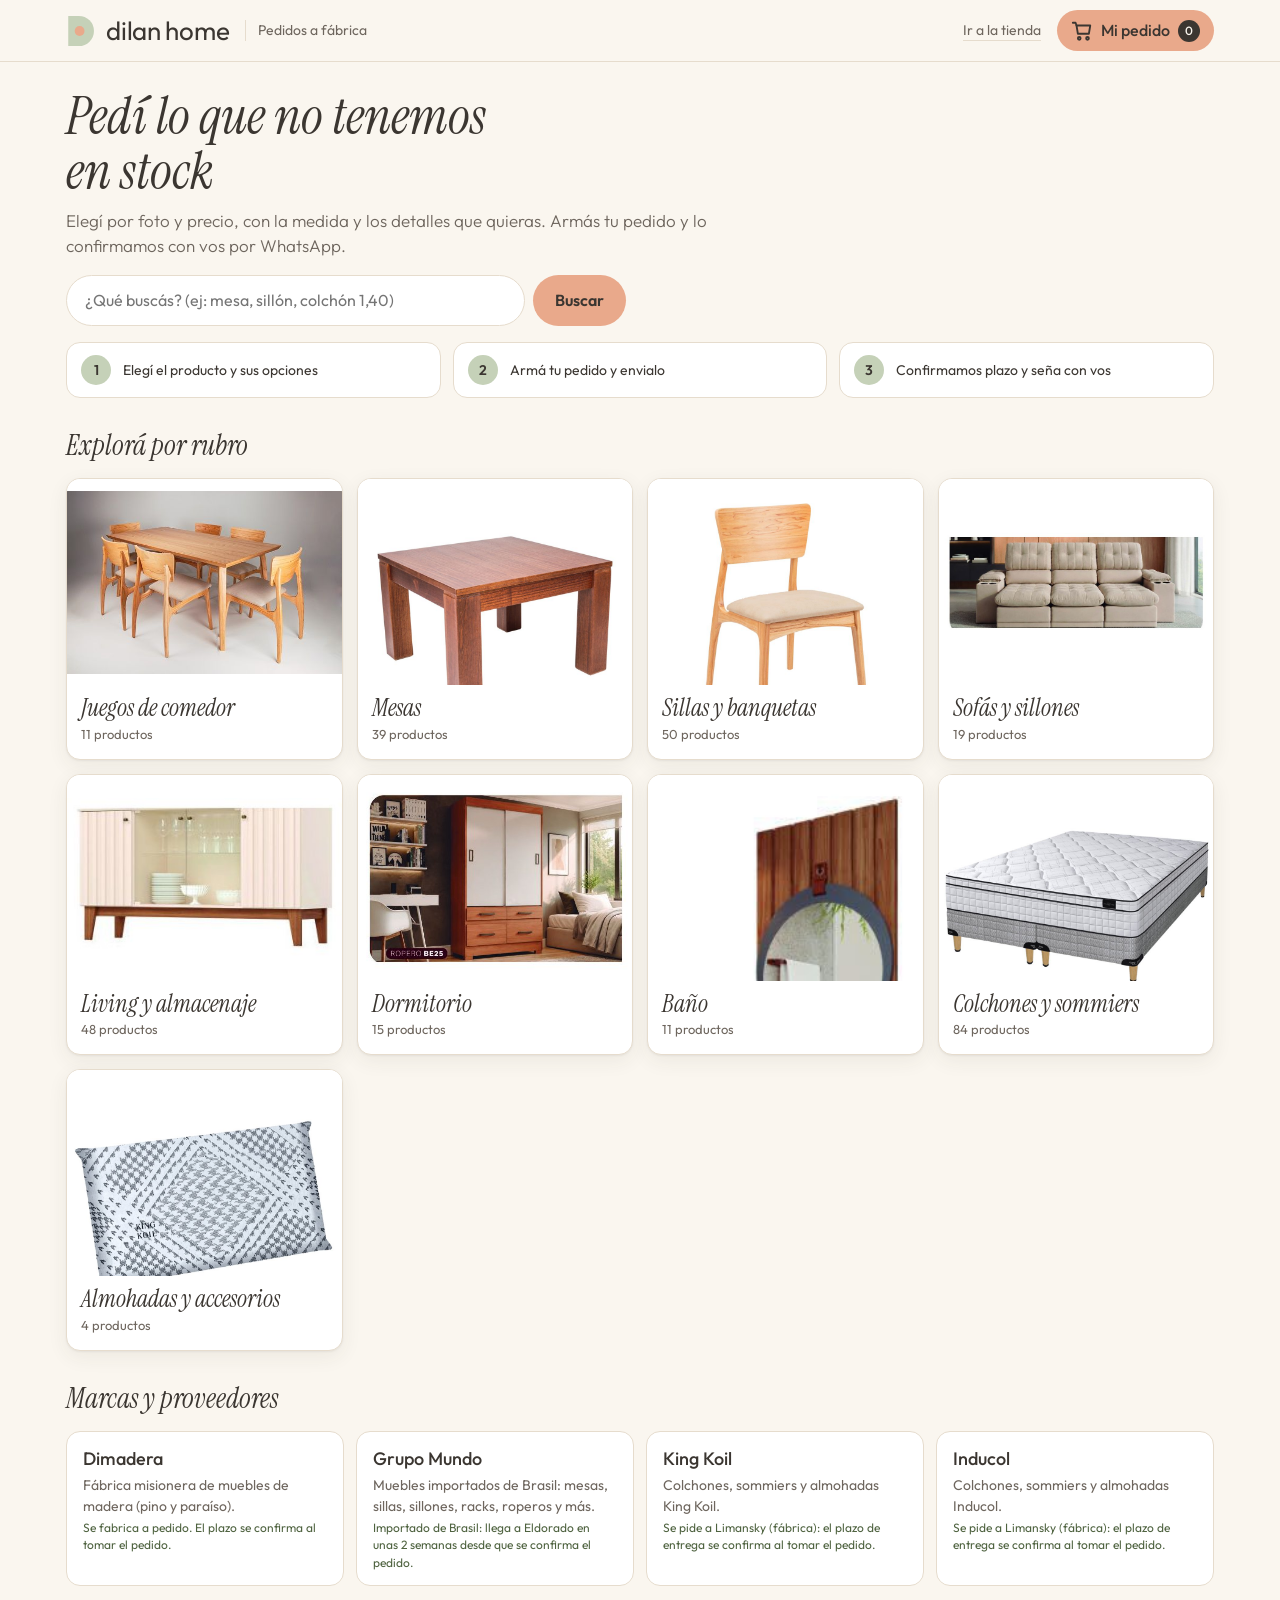
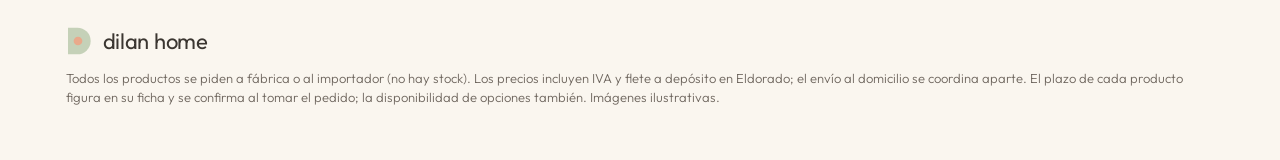
<file: index.html>
<!doctype html>
<html lang="es">
<head>
<meta charset="utf-8">
<meta name="viewport" content="width=device-width, initial-scale=1">
<title>Pedidos a fábrica · Dilan Home</title>
<meta name="description" content="Muebles y colchones que se piden a fábrica o al importador. Elegí por foto y precio, con la medida y los detalles que quieras, y armá tu pedido online.">
<link rel="icon" href="icon.png">
<link rel="apple-touch-icon" href="icon.png">
<meta name="theme-color" content="#FAF6EF">
<meta property="og:type" content="website">
<meta property="og:locale" content="es_AR">
<meta property="og:site_name" content="Dilan Home">
<meta property="og:title" content="Muebles y colchones a pedido · Dilan Home">
<meta property="og:description" content="Juegos de comedor, sillas, sillones, roperos, colchones y más. Elegí por foto y precio, y armá tu pedido.">
<meta property="og:url" content="https://dilanhomeok-sudo.github.io/catalogo-a-pedido/">
<meta property="og:image" content="https://dilanhomeok-sudo.github.io/catalogo-a-pedido/og.jpg">
<meta property="og:image:width" content="1200">
<meta property="og:image:height" content="630">
<meta name="twitter:card" content="summary_large_image">
<link rel="preconnect" href="https://fonts.googleapis.com">
<link rel="preconnect" href="https://fonts.gstatic.com" crossorigin>
<link href="https://fonts.googleapis.com/css2?family=Outfit:wght@300;400;500;600&family=Instrument+Serif:ital@0;1&display=swap" rel="stylesheet">
<link rel="stylesheet" href="style.css">
</head>
<body>
<header class="top">
  <div class="top-in">
    <a class="brand" href="#/" id="brandLink" aria-label="Dilan Home, pedidos a fábrica">
      <svg class="mark" viewBox="0 0 80 90" aria-hidden="true"><path d="M6 5 L6 85 L34 85 A40 40 0 0 0 34 5 Z" fill="#C5D1B8"/><circle cx="36" cy="45" r="13" fill="#E9A98B"/></svg>
      <span class="word">dilan home</span>
      <span class="line-name" id="lineName">Pedidos a fábrica</span>
    </a>
    <div class="top-r">
      <a class="shop-link" id="shopLink" href="https://www.dilan.com.ar/">Ir a la tienda</a>
      <button class="cart-btn" id="openCart" aria-label="Ver mi pedido">
        <svg viewBox="0 0 24 24" width="22" height="22" fill="none" stroke="currentColor" stroke-width="2" stroke-linecap="round" stroke-linejoin="round"><path d="M6 6h15l-1.5 9h-12z"/><path d="M6 6L5 3H2"/><circle cx="9" cy="20" r="1.5"/><circle cx="18" cy="20" r="1.5"/></svg>
        <span>Mi pedido</span><i id="cartCount">0</i>
      </button>
    </div>
  </div>
</header>

<!-- Inicio: elegir rubro -->
<section id="hub" hidden>
  <div class="hero">
    <h1>Pedí lo que no tenemos en stock</h1>
    <p>Elegí por foto y precio, con la medida y los detalles que quieras. Armás tu pedido y lo confirmamos con vos por WhatsApp.</p>
    <form class="hero-search" id="heroSearch" role="search">
      <input id="hq" type="search" placeholder="¿Qué buscás? (ej: mesa, sillón, colchón 1,40)" aria-label="Buscar productos">
      <button class="primary" type="submit">Buscar</button>
    </form>
  </div>
  <div class="steps">
    <div><b>1</b><span>Elegí el producto y sus opciones</span></div>
    <div><b>2</b><span>Armá tu pedido y envialo</span></div>
    <div><b>3</b><span>Confirmamos plazo y seña con vos</span></div>
  </div>
  <h2 class="sec">Explorá por rubro</h2>
  <div class="rubro-grid" id="rubroGrid"></div>
  <h2 class="sec">Marcas y proveedores</h2>
  <div class="marcas" id="marcas"></div>
</section>

<!-- Listado de productos -->
<section id="cat" hidden>
  <div class="hero slim">
    <a class="back" href="#/">← Todos los rubros</a>
    <h1 id="catTitle"></h1>
  </div>
  <main>
    <div class="bar">
      <input id="q" type="search" placeholder="Buscar (ej: silla, Kuno, mesa redonda)" aria-label="Buscar">
      <button class="ghost filt-btn" id="filtBtn" type="button" aria-expanded="false" aria-controls="filtros">Filtros <i id="filtN" hidden></i></button>
      <label class="ord"><span class="sr">Ordenar</span>
        <select id="ord" aria-label="Ordenar">
          <option value="rel">Orden sugerido</option><option value="min">Menor precio</option><option value="max">Mayor precio</option><option value="az">A → Z</option>
        </select>
      </label>
    </div>
    <div class="filtros" id="filtros"></div>
    <nav class="chips sub" id="subs" aria-label="Tipo de producto"></nav>
    <p class="count" id="count"></p>
    <div class="grid" id="grid"></div>
    <div class="more"><button class="ghost" id="more" type="button" hidden>Ver más productos</button></div>
    <p class="empty" id="empty" hidden>No encontramos productos con ese filtro. <button class="link" id="clearF" type="button">Quitar filtros</button></p>
  </main>
</section>

<footer>
  <div class="brand foot-brand" role="img" aria-label="Dilan Home">
    <svg class="mark" viewBox="0 0 80 90" aria-hidden="true"><path d="M6 5 L6 85 L34 85 A40 40 0 0 0 34 5 Z" fill="#C5D1B8"/><circle cx="36" cy="45" r="13" fill="#E9A98B"/></svg>
    <span class="word">dilan home</span>
  </div>
  <p>Todos los productos se piden a fábrica o al importador (no hay stock). Los precios incluyen IVA y flete a depósito en Eldorado; el envío al domicilio se coordina aparte. El plazo de cada producto figura en su ficha y se confirma al tomar el pedido; la disponibilidad de opciones también. Imágenes ilustrativas.</p>
</footer>

<!-- Detalle de producto -->
<div class="overlay" id="modalWrap" hidden>
  <div class="modal" role="dialog" aria-modal="true" aria-labelledby="mName">
    <button class="x" id="mClose" aria-label="Cerrar">&times;</button>
    <div class="m-img" id="mImg"></div>
    <div class="m-body">
      <span class="tag" id="mTag"></span>
      <h2 id="mName"></h2>
      <p class="m-desc" id="mDesc"></p>
      <label class="fld" id="fVar"><span>Medida / versión</span><select id="mVar"></select></label>
      <div id="mGrupos"></div>
      <p class="plazo" id="mPlazo"></p>
      <label class="fld"><span>Cantidad</span>
        <div class="qty"><button type="button" id="mMinus">&minus;</button><b id="mQty">1</b><button type="button" id="mPlus">+</button></div>
      </label>
      <div class="prices big">
        <div><small>Precio de lista</small><b id="mLista"></b></div>
        <div class="ef"><small>Efectivo / transferencia</small><b id="mEf"></b></div>
      </div>
      <p class="cu" id="mCu" hidden></p>
      <button class="primary" id="mAdd">Agregar al pedido</button>
    </div>
  </div>
</div>

<!-- Pedido -->
<div class="overlay side" id="cartWrap" hidden>
  <aside class="cart" role="dialog" aria-modal="true" aria-labelledby="cartTitle">
    <div class="cart-h"><h2 id="cartTitle">Mi pedido</h2><button class="x" id="cClose" aria-label="Cerrar">&times;</button></div>
    <div class="cart-list" id="cList"></div>
    <form class="cart-f" id="cFoot" novalidate>
      <div class="tot"><span>Total lista</span><b id="cLista"></b></div>
      <div class="tot ef"><span>Total efectivo / transferencia</span><b id="cEf"></b></div>
      <label class="fld"><span>Tu nombre *</span><input id="cName" autocomplete="name" placeholder="Nombre y apellido" required></label>
      <label class="fld"><span>Tu WhatsApp o teléfono *</span><input id="cTel" type="tel" inputmode="tel" autocomplete="tel" placeholder="Ej: 3751 123456" required></label>
      <label class="fld"><span>Localidad y notas (colores de tela, medidas especiales, etc.)</span><textarea id="cNote" rows="2"></textarea></label>
      <input id="cWeb" class="hp" tabindex="-1" autocomplete="off" aria-hidden="true">
      <p class="err" id="cErr" role="alert" hidden></p>
      <button class="primary wa" id="cSend" type="submit">Enviar pedido por WhatsApp</button>
      <button class="ghost" id="cCopy" type="button">Copiar pedido</button>
      <button class="link" id="cClear" type="button">Vaciar pedido</button>
    </form>
    <div class="cart-f thanks" id="cThanks" hidden>
      <h3>¡Gracias! Recibimos tu pedido</h3>
      <p>Número de pedido: <b id="tId"></b></p>
      <p id="tMsg">Se abrió WhatsApp con el detalle. Enviá el mensaje para que lo confirmemos con vos.</p>
      <button class="primary wa" id="tWa" type="button">Abrir WhatsApp de nuevo</button>
      <button class="ghost" id="tNew" type="button">Hacer otro pedido</button>
    </div>
  </aside>
</div>
<div class="toast" id="toast" role="status" hidden></div>

<script src="config.js"></script>
<script src="app.js"></script>
</body>
</html>
</file>
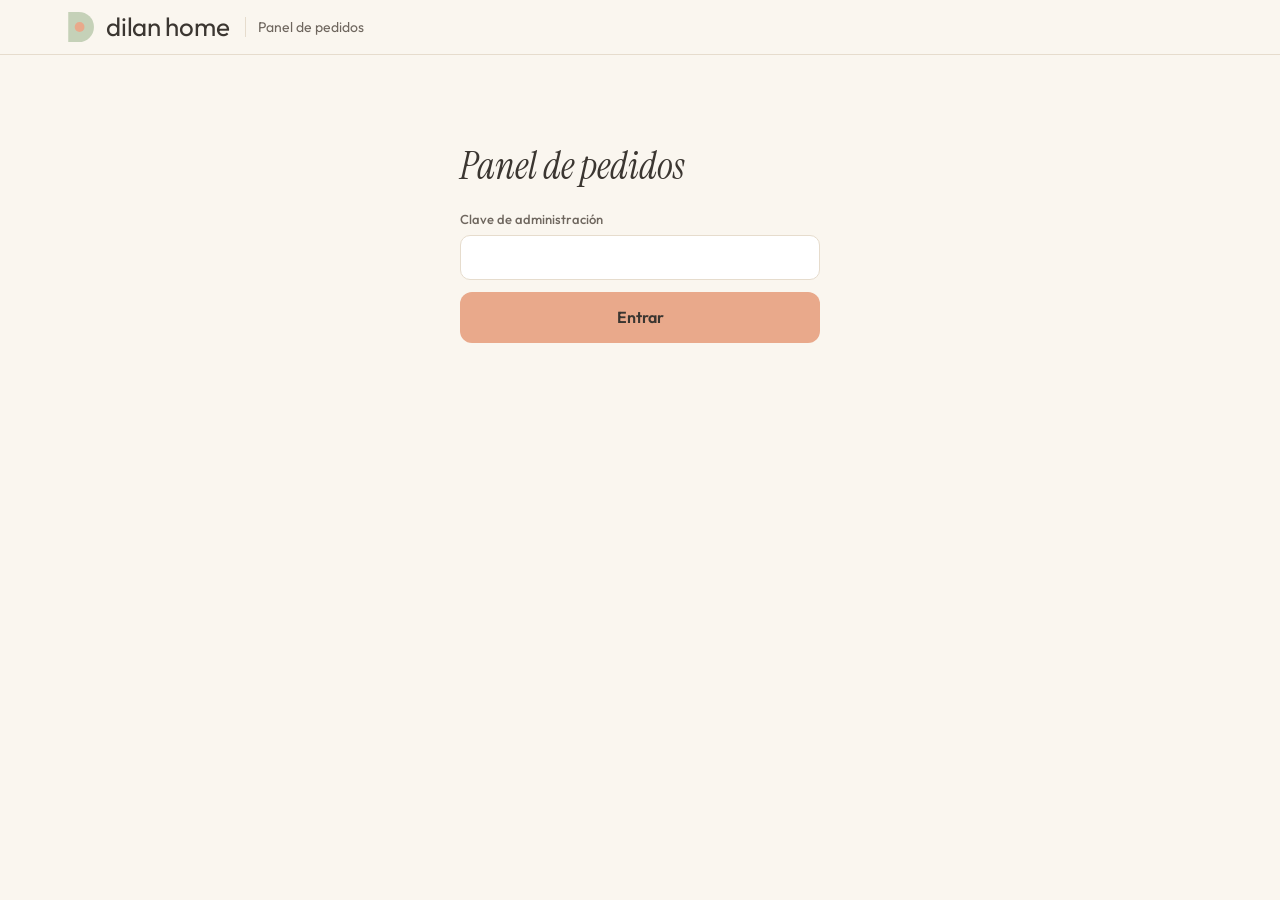
<file: admin.html>
<!doctype html>
<html lang="es">
<head>
<meta charset="utf-8">
<meta name="viewport" content="width=device-width, initial-scale=1">
<meta name="robots" content="noindex, nofollow">
<title>Panel de pedidos · Dilan Home</title>
<link rel="icon" href="icon.png">
<link href="https://fonts.googleapis.com/css2?family=Outfit:wght@300;400;500;600&family=Instrument+Serif:ital@0;1&display=swap" rel="stylesheet">
<link rel="stylesheet" href="style.css">
<style>
  .adm{max-width:1180px;margin:0 auto;padding:16px 16px 60px}
  .adm h1{font-family:var(--serif);font-style:italic;font-weight:400;font-size:38px;margin:8px 0 4px}
  .login{max-width:360px;margin:60px auto;display:flex;flex-direction:column;gap:12px}
  .tabs{display:flex;gap:8px;margin:12px 0}
  .tabs button{border:1px solid var(--line);background:var(--card);border-radius:999px;padding:8px 16px;font-weight:500}
  .tabs button[aria-pressed="true"]{background:var(--salvia);border-color:var(--ink)}
  .stats{display:flex;gap:8px;flex-wrap:wrap;margin:8px 0}
  .stats button{border:1px solid var(--line);background:var(--card);border-radius:12px;padding:8px 12px;text-align:left;min-width:96px}
  .stats button[aria-pressed="true"]{border-color:var(--ink);box-shadow:inset 0 0 0 1px var(--ink)}
  .stats b{display:block;font-size:22px;font-weight:500}.stats small{color:var(--muted)}
  .filters{display:flex;gap:10px;flex-wrap:wrap;margin:10px 0}.filters select,.filters input{width:auto;min-width:160px;flex:1}
  .ped{background:var(--card);border:1px solid var(--line);border-radius:var(--r);padding:14px 16px;margin:10px 0;display:grid;gap:8px}
  .ped-h{display:flex;flex-wrap:wrap;gap:8px 16px;align-items:center;justify-content:space-between}
  .ped-h b{font-size:17px;font-weight:500}.muted{color:var(--muted);font-size:13px}
  .ped ul{margin:0;padding-left:18px}.ped li{margin:2px 0;font-size:14px}
  .ped-f{display:flex;gap:10px;flex-wrap:wrap;align-items:center}.ped-f select{width:auto}.ped-f input{flex:1;min-width:180px}
  .pill{display:inline-block;border-radius:999px;padding:3px 10px;font-size:12px;background:var(--lino)}
  .pill.n{background:var(--arcilla)}
  a.wa{color:var(--wa);font-weight:500}
  .compra{background:var(--card);border:1px solid var(--line);border-radius:var(--r);padding:16px;display:grid;gap:12px}
  .compra pre{margin:0;white-space:pre-wrap;font:14px/1.5 Outfit,sans-serif;background:var(--bg);border:1px solid var(--line);border-radius:10px;padding:12px}
  .row{display:flex;gap:10px;flex-wrap:wrap;align-items:center}
  .row .primary,.row .ghost{padding:10px 16px;font-size:15px}
</style>
</head>
<body>
<header class="top"><div class="top-in">
  <a class="brand" href="./"><svg class="mark" viewBox="0 0 80 90" aria-hidden="true"><path d="M6 5 L6 85 L34 85 A40 40 0 0 0 34 5 Z" fill="#C5D1B8"/><circle cx="36" cy="45" r="13" fill="#E9A98B"/></svg><span class="word">dilan home</span><span class="line-name">Panel de pedidos</span></a>
  <div class="top-r"><button class="ghost" id="salir" hidden>Salir</button></div>
</div></header>

<div class="adm">
  <form class="login" id="login">
    <h1>Panel de pedidos</h1>
    <label class="fld"><span>Clave de administración</span><input id="clave" type="password" autocomplete="current-password" required></label>
    <p class="err" id="lerr" role="alert" hidden></p>
    <button class="primary" type="submit">Entrar</button>
  </form>

  <section id="app" hidden>
    <div class="tabs">
      <button id="tPed" aria-pressed="true">Pedidos</button>
      <button id="tCompra" aria-pressed="false">Hoja de compra por fábrica</button>
      <button id="tRef" class="ghost" style="margin-left:auto">Actualizar</button>
    </div>

    <div id="vPed">
      <div class="stats" id="stats"></div>
      <div class="filters">
        <select id="fProv" aria-label="Proveedor"></select>
        <input id="fQ" type="search" placeholder="Buscar cliente, teléfono o Nº" aria-label="Buscar">
      </div>
      <p class="muted" id="cnt"></p>
      <div id="lista"></div>
    </div>

    <div id="vCompra" hidden>
      <div class="compra">
        <div class="row">
          <label class="fld"><span>Proveedor</span><select id="cProv"></select></label>
          <label class="fld"><span>Pedidos en estado</span><select id="cEst"></select></label>
        </div>
        <pre id="cTxt"></pre>
        <div class="row">
          <button class="primary" id="cCopy">Copiar hoja de compra</button>
          <button class="ghost" id="cMark">Marcarlos como "Pedido a fábrica"</button>
          <span class="muted" id="cInfo"></span>
        </div>
      </div>
    </div>
  </section>
</div>
<div class="toast" id="toast" role="status" hidden></div>

<script src="config.js"></script>
<script>
(function () {
  'use strict';
  var URL_ = window.APP_CONFIG.pedidosUrl, $ = function (id) { return document.getElementById(id); };
  var money = function (n) { return '$' + Math.round(n).toLocaleString('es-AR'); };
  var el = function (t, c, x) { var e = document.createElement(t); if (c) e.className = c; if (x != null) e.textContent = x; return e; };
  var key = ''; try { key = sessionStorage.getItem('adm-key') || ''; } catch (e) {}
  var data = { estados: [], pedidos: [] }, fEst = 'Todos';

  function api(body) {
    body.clave = key;
    return fetch(URL_, { method: 'POST', headers: { 'Content-Type': 'text/plain;charset=utf-8' }, body: JSON.stringify(body) }).then(function (r) { return r.json(); });
  }
  function toast(m) { var t = $('toast'); t.textContent = m; t.hidden = false; setTimeout(function () { t.hidden = true; }, 1800); }

  function cargar() {
    if (!URL_) { $('lerr').textContent = 'Falta configurar "pedidosUrl" en config.js (ver apps-script/LEEME.md).'; $('lerr').hidden = false; return; }
    return api({ accion: 'lista' }).then(function (j) {
      if (!j.ok) { $('lerr').textContent = j.error === 'clave' ? 'Clave incorrecta.' : 'No se pudo cargar (' + j.error + ').'; $('lerr').hidden = false; $('login').hidden = false; $('app').hidden = true; return; }
      data = j; $('login').hidden = true; $('app').hidden = false; $('salir').hidden = false; pintar();
    }).catch(function () { $('lerr').textContent = 'Sin conexión con la planilla.'; $('lerr').hidden = false; });
  }
  $('login').onsubmit = function (e) { e.preventDefault(); key = $('clave').value; try { sessionStorage.setItem('adm-key', key); } catch (x) {} $('lerr').hidden = true; cargar(); };
  $('salir').onclick = function () { key = ''; try { sessionStorage.removeItem('adm-key'); } catch (e) {} location.reload(); };
  $('tRef').onclick = function () { cargar().then(function () { toast('Actualizado'); }); };

  // Línea legible: "2 x Nombre (modelo) · marca · atributos | medida · opciones · cód. X"
  function lineaTxt(x, conCant, cant) {
    var n = (conCant ? x.cant : cant) + ' x ' + x.nombre + (x.modelo ? ' (' + x.modelo + ')' : '') + (x.marca ? ' · ' + x.marca : '') + (x.atrib ? ' · ' + x.atrib : '');
    var d = [x.medida, x.opc, x.cod ? 'cód. ' + x.cod : ''].filter(Boolean).join(' · ');
    return d ? n + (conCant ? ' · ' : '\n   ') + d : n;
  }

  // ---- Pedidos ----
  function pintar() {
    var provs = []; data.pedidos.forEach(function (p) { if (provs.indexOf(p.prov) < 0) provs.push(p.prov); });
    fillSel($('fProv'), ['Todos los proveedores'].concat(provs), $('fProv').value);
    fillSel($('cProv'), provs, $('cProv').value);
    fillSel($('cEst'), data.estados, $('cEst').value || 'Nuevo');
    var st = $('stats'); st.textContent = '';
    ['Todos'].concat(data.estados).forEach(function (s) {
      var n = s === 'Todos' ? data.pedidos.length : data.pedidos.filter(function (p) { return p.estado === s; }).length;
      var b = el('button'); b.type = 'button'; b.setAttribute('aria-pressed', String(fEst === s));
      b.appendChild(el('b', '', n)); b.appendChild(el('small', '', s)); b.onclick = function () { fEst = s; pintar(); }; st.appendChild(b);
    });
    lista(); compra();
  }
  function fillSel(s, opts, keep) { s.textContent = ''; opts.forEach(function (o) { var x = el('option', '', o); x.value = o; s.appendChild(x); }); if (keep && opts.indexOf(keep) >= 0) s.value = keep; }
  function lista() {
    var q = $('fQ').value.trim().toLowerCase(), pv = $('fProv').selectedIndex > 0 ? $('fProv').value : '';
    var arr = data.pedidos.filter(function (p) {
      return (fEst === 'Todos' || p.estado === fEst) && (!pv || p.prov === pv) &&
        (!q || (p.cliente + ' ' + p.tel + ' ' + p.id).toLowerCase().indexOf(q) >= 0);
    });
    $('cnt').textContent = arr.length + (arr.length === 1 ? ' pedido' : ' pedidos');
    var box = $('lista'); box.textContent = '';
    arr.forEach(function (p) {
      var c = el('div', 'ped'), h = el('div', 'ped-h'), l = el('div');
      l.appendChild(el('b', '', p.cliente)); l.appendChild(el('div', 'muted', p.id + ' · ' + p.prov + ' · ' + new Date(p.fecha).toLocaleString('es-AR', { dateStyle: 'short', timeStyle: 'short' })));
      var r = el('div'); r.appendChild(el('b', '', money(p.ef))); r.appendChild(el('div', 'muted', 'lista ' + money(p.lista)));
      h.appendChild(l); h.appendChild(r); c.appendChild(h);
      var tel = String(p.tel).replace(/\D/g, ''), wa = el('a', 'wa', 'WhatsApp ' + p.tel);
      wa.href = 'https://wa.me/' + (tel.length <= 10 ? '549' + tel.replace(/^0/, '') : tel); wa.target = '_blank'; wa.rel = 'noopener'; c.appendChild(wa);
      var ul = el('ul'); p.lineas.forEach(function (x) {
        ul.appendChild(el('li', '', lineaTxt(x, true)));
      }); c.appendChild(ul);
      if (p.notas) c.appendChild(el('div', 'muted', 'Notas del cliente: ' + p.notas));
      var f = el('div', 'ped-f'), s = el('select'); s.setAttribute('aria-label', 'Estado');
      data.estados.forEach(function (e) { var o = el('option', '', e); o.value = e; s.appendChild(o); }); s.value = p.estado;
      s.onchange = function () { guardar(p, { estado: s.value }, function () { p.estado = s.value; pintar(); }); };
      var n = el('input'); n.placeholder = 'Nota interna (ej: seña recibida, plazo informado)'; n.value = p.interna || '';
      n.onchange = function () { guardar(p, { interna: n.value }, function () { p.interna = n.value; }); };
      f.appendChild(s); f.appendChild(n); c.appendChild(f); box.appendChild(c);
    });
  }
  function guardar(p, cambios, ok) {
    var b = { accion: 'estado', id: p.id, prov: p.prov }; Object.keys(cambios).forEach(function (k) { b[k] = cambios[k]; });
    api(b).then(function (j) { if (j.ok) { ok(); toast('Guardado'); } else toast('No se pudo guardar: ' + j.error); }).catch(function () { toast('Sin conexión'); });
  }
  $('fProv').onchange = lista; $('fQ').oninput = lista;

  // ---- Hoja de compra: lo pendiente de una fábrica, sumado por producto ----
  var sel = [];
  function compra() {
    var pv = $('cProv').value, es = $('cEst').value;
    sel = data.pedidos.filter(function (p) { return p.prov === pv && p.estado === es; });
    var agg = {}, order = [];
    sel.forEach(function (p) {
      p.lineas.forEach(function (x) {
        var k = [x.marca, x.nombre, x.modelo, x.atrib, x.medida, x.opc, x.cod].join('|');
        if (!agg[k]) { agg[k] = { x: x, cant: 0 }; order.push(k); } agg[k].cant += x.cant;
      });
    });
    var t = 'PEDIDO A FÁBRICA · ' + (pv || '') + '\n' + new Date().toLocaleDateString('es-AR') + '\n\n';
    if (!order.length) t += '(No hay pedidos en estado "' + es + '" para este proveedor)';
    order.sort().forEach(function (k, i) { t += (i + 1) + '. ' + lineaTxt(agg[k].x, false, agg[k].cant) + '\n'; });
    $('cTxt').textContent = t; $('cInfo').textContent = sel.length + ' pedido(s) de clientes incluidos';
  }
  $('cProv').onchange = compra; $('cEst').onchange = compra;
  $('cCopy').onclick = function () { navigator.clipboard.writeText($('cTxt').textContent).then(function () { toast('Copiado'); }, function () { toast('No se pudo copiar'); }); };
  $('cMark').onclick = function () {
    if (!sel.length || !confirm('¿Marcar ' + sel.length + ' pedido(s) como "Pedido a fábrica"?')) return;
    Promise.all(sel.map(function (p) { return api({ accion: 'estado', id: p.id, prov: p.prov, estado: 'Pedido a fábrica' }); })).then(function () { return cargar(); }).then(function () { toast('Marcados'); });
  };

  $('tPed').onclick = function () { $('vPed').hidden = false; $('vCompra').hidden = true; $('tPed').setAttribute('aria-pressed', 'true'); $('tCompra').setAttribute('aria-pressed', 'false'); };
  $('tCompra').onclick = function () { $('vPed').hidden = true; $('vCompra').hidden = false; $('tPed').setAttribute('aria-pressed', 'false'); $('tCompra').setAttribute('aria-pressed', 'true'); compra(); };

  if (key) cargar();
})();
</script>
</body>
</html>
</file>
<file: style.css>
:root{
  /* Paleta "Galería de mañana": crema, lino, salvia = marca, arcilla = acción, grafito = texto */
  --bg:#FAF6EF; --card:#fff; --ink:#3B3631; --muted:#6E665E; --line:#E6DCCD;
  --lino:#EDE3D3; --salvia:#C5D1B8; --salvia-d:#4F6340; --arcilla:#E9A98B; --arcilla-d:#A0583A; --wa:#2B7A45;
  --r:14px; --sh:0 1px 2px rgba(59,54,49,.06),0 6px 20px rgba(59,54,49,.07);
  --serif:'Instrument Serif',Georgia,serif;
}
*{box-sizing:border-box}
html{-webkit-text-size-adjust:100%}
body{margin:0;background:var(--bg);color:var(--ink);font:16px/1.45 Outfit,system-ui,sans-serif}
img{max-width:100%;display:block}
button,input,select,textarea{font:inherit;color:inherit}
button{cursor:pointer}
[hidden]{display:none!important}

.top{position:sticky;top:0;z-index:20;background:var(--bg);border-bottom:1px solid var(--line)}
.top-in{max-width:1180px;margin:0 auto;padding:10px 16px;display:flex;align-items:center;justify-content:space-between;gap:12px}
.brand{display:flex;align-items:center;gap:10px;text-decoration:none;color:var(--ink)}
.brand .mark{height:34px;width:auto}
.brand .word{font-size:26px;font-weight:400;letter-spacing:-.3px;line-height:1}
.brand .line-name{margin-left:6px;padding-left:12px;border-left:1px solid var(--line);color:var(--muted);font-size:14px}
.foot-brand{margin-bottom:12px}
.foot-brand .mark{height:30px}
.foot-brand .word{font-size:22px}
.cart-btn{display:flex;align-items:center;gap:8px;background:var(--arcilla);color:var(--ink);border:0;border-radius:999px;padding:9px 14px;font-weight:500}
.cart-btn i{font-style:normal;background:var(--ink);color:var(--bg);border-radius:999px;min-width:22px;height:22px;display:grid;place-items:center;font-size:12px;padding:0 6px}

.hero{max-width:1180px;margin:0 auto;padding:28px 16px 8px}
.hero h1{font-family:var(--serif);font-style:italic;font-weight:400;font-size:clamp(34px,6vw,52px);line-height:1.05;margin:0 0 10px;max-width:18ch}
.hero p{margin:0;color:var(--muted);max-width:60ch;font-weight:300;font-size:17px}

main{max-width:1180px;margin:0 auto;padding:12px 16px 40px}
.bar{display:flex;flex-wrap:wrap;gap:12px;align-items:center;margin:12px 0}
.seg{display:inline-flex;background:var(--card);border:1px solid var(--line);border-radius:999px;padding:3px}
.seg button{border:0;background:none;padding:8px 18px;border-radius:999px;font-weight:500;color:var(--muted)}
.seg button[aria-selected="true"]{background:var(--salvia);color:var(--ink)}
#q{flex:1;min-width:200px;padding:11px 14px;border:1px solid var(--line);border-radius:999px;background:var(--card)}
.chips{display:flex;gap:8px;overflow-x:auto;padding:4px 0 8px;scrollbar-width:none}
.chips::-webkit-scrollbar{display:none}
.chips button{flex:none;border:1px solid var(--line);background:var(--card);border-radius:999px;padding:8px 14px;font-weight:400;white-space:nowrap}
.chips button[aria-pressed="true"]{border-color:var(--ink);background:var(--salvia);font-weight:500}
.chips.sub button{font-size:14px;padding:6px 12px;background:transparent}
.chips.sub button[aria-pressed="true"]{background:var(--salvia)}
.count{color:var(--muted);font-size:14px;margin:4px 0 12px}

.grid{display:grid;grid-template-columns:repeat(auto-fill,minmax(250px,1fr));gap:16px}
.card{background:var(--card);border:1px solid var(--line);border-radius:var(--r);overflow:hidden;display:flex;flex-direction:column;text-align:left;padding:0;box-shadow:var(--sh);transition:transform .15s}
.card:hover{transform:translateY(-2px)}
.card:focus-visible,.chips button:focus-visible,button:focus-visible,input:focus-visible,select:focus-visible,textarea:focus-visible,a:focus-visible{outline:2px solid var(--salvia-d);outline-offset:2px}
.ph{aspect-ratio:4/3;background:var(--lino);display:grid;place-items:center;overflow:hidden}
.ph img{width:100%;height:100%;object-fit:contain;background:#fff}
.ph.none{color:var(--muted);font-size:13px;text-align:center;padding:12px}
.card .b{padding:12px 14px 14px;display:flex;flex-direction:column;gap:4px;flex:1}
.tag{font-size:11px;letter-spacing:.08em;text-transform:uppercase;color:var(--arcilla-d);font-weight:600}
.card h3{margin:0;font-family:var(--serif);font-style:italic;font-weight:400;font-size:24px;line-height:1.1}
.card .meta{color:var(--muted);font-size:13px}
.prices{display:flex;gap:14px;margin-top:auto;padding-top:8px;align-items:flex-end;flex-wrap:wrap}
.prices small{display:block;color:var(--muted);font-size:11px}
.prices b{font-size:18px;font-weight:500}
.prices .ef b{color:var(--salvia-d)}
.prices.big b{font-size:24px}

.empty{text-align:center;color:var(--muted);padding:40px 0}
footer{max-width:1180px;margin:0 auto;padding:0 16px 40px;color:var(--muted);font-size:13px;font-weight:300}

.overlay{position:fixed;inset:0;background:rgba(59,54,49,.5);z-index:40;display:flex;align-items:center;justify-content:center;padding:16px}
.overlay.side{justify-content:flex-end;padding:0;align-items:stretch}
.modal{background:var(--bg);border-radius:18px;max-width:880px;width:100%;max-height:92vh;overflow:auto;display:grid;grid-template-columns:1fr 1fr;position:relative}
.m-img{background:#fff;display:grid;place-items:center;min-height:260px}
.m-img img{width:100%;height:100%;object-fit:contain;max-height:70vh}
.m-img.none{color:var(--muted);background:var(--lino);padding:20px;text-align:center}
.m-body{padding:22px;display:flex;flex-direction:column;gap:14px}
.m-body h2{margin:0;font-family:var(--serif);font-style:italic;font-weight:400;font-size:34px;line-height:1.05}
.m-desc{margin:0;color:var(--muted)}
.x{position:absolute;top:8px;right:10px;border:0;background:rgba(255,255,255,.92);color:var(--ink);width:36px;height:36px;border-radius:50%;font-size:24px;line-height:1;z-index:2}
.fld{display:flex;flex-direction:column;gap:6px}
.fld>span{font-size:13px;font-weight:500;color:var(--muted)}
.fld>span b{color:var(--ink);font-weight:500}
.fld small{color:var(--muted);font-size:12px}
select,input,textarea{border:1px solid var(--line);background:var(--card);border-radius:10px;padding:10px 12px;width:100%}
.swatches{display:grid;grid-template-columns:repeat(auto-fill,minmax(74px,1fr));gap:8px}
.sw{display:flex;flex-direction:column;align-items:center;gap:4px;border:1px solid var(--line);background:var(--card);border-radius:10px;padding:6px 4px 7px;font-size:12px;line-height:1.15;text-align:center}
.sw[aria-pressed="true"]{border-color:var(--ink);box-shadow:inset 0 0 0 2px var(--ink)}
.sw-f{width:100%;aspect-ratio:1;border-radius:6px;overflow:hidden;border:1px solid rgba(0,0,0,.15);display:block}
.sw-f img{width:100%;height:100%;object-fit:cover}
.sw small{color:var(--muted);font-size:11px}
#fTap .swatches{max-height:230px;overflow:auto;padding:2px}
.qty{display:inline-flex;align-items:center;border:1px solid var(--line);border-radius:10px;overflow:hidden;align-self:flex-start;background:var(--card)}
.qty button{border:0;background:var(--lino);width:40px;height:38px;font-size:20px}
.qty b{min-width:44px;text-align:center}
.primary{border:0;background:var(--arcilla);color:var(--ink);border-radius:12px;padding:14px;font-weight:600;font-size:16px}
.primary.wa{background:var(--wa);color:#fff}
.ghost{border:1px solid var(--line);background:var(--card);border-radius:12px;padding:11px;font-weight:500}
.link{border:0;background:none;color:var(--muted);text-decoration:underline;padding:6px}

.cart{background:var(--bg);width:min(440px,100%);height:100%;display:flex;flex-direction:column}
.cart-h{display:flex;align-items:center;justify-content:space-between;padding:16px;border-bottom:1px solid var(--line);position:relative}
.cart-h h2{margin:0;font-family:var(--serif);font-style:italic;font-weight:400;font-size:30px}
.cart-h .x{position:static;border:1px solid var(--line)}
.cart-list{flex:1;overflow:auto;padding:8px 16px}
.cart-empty{color:var(--muted);text-align:center;padding:40px 0}
.line{display:grid;grid-template-columns:64px 1fr auto;gap:10px;padding:12px 0;border-bottom:1px solid var(--line)}
.line .ph{width:64px;aspect-ratio:1;border-radius:8px}
.line h4{margin:0;font-size:15px;font-weight:500}
.line p{margin:2px 0;color:var(--muted);font-size:13px}
.line .qty{transform:scale(.85);transform-origin:left}
.line .rm{border:0;background:none;color:var(--muted);font-size:13px;text-decoration:underline;padding:0}
.line .pr{text-align:right;font-size:14px}
.line .pr small{display:block;color:var(--muted)}
.cart-f{border-top:1px solid var(--line);padding:14px 16px 18px;display:flex;flex-direction:column;gap:10px;max-height:60vh;overflow:auto;background:var(--card)}
.tot{display:flex;justify-content:space-between;font-size:15px}
.tot.ef b{color:var(--salvia-d);font-size:20px}
.tot b{font-size:17px;font-weight:500}

.toast{position:fixed;left:50%;bottom:24px;transform:translateX(-50%);background:var(--ink);color:var(--bg);padding:11px 18px;border-radius:999px;z-index:60;font-size:14px;box-shadow:var(--sh)}

@media (max-width:720px){
  .modal{grid-template-columns:1fr;border-radius:18px 18px 0 0;align-self:flex-end;max-height:94vh}
  .overlay{align-items:flex-end;padding:0}
  .m-img{min-height:0;height:min(72vw,320px);overflow:hidden}
  .m-img img{height:100%;max-height:none}
  /* La X queda fija en pantalla aunque se haga scroll en el detalle */
  .modal .x{position:fixed;top:calc(10px + env(safe-area-inset-top));right:12px;width:44px;height:44px;box-shadow:0 2px 10px rgba(59,54,49,.3)}
  /* "Agregar al pedido" siempre a la vista */
  #mAdd{position:sticky;bottom:calc(10px + env(safe-area-inset-bottom));box-shadow:0 -10px 14px 6px var(--bg),0 4px 14px rgba(59,54,49,.25)}
  .brand .line-name{display:none}
  .cart-btn span{display:none}
  .grid{grid-template-columns:repeat(2,1fr);gap:10px}
  .card h3{font-size:20px}
  .prices b{font-size:15px}
}
@media (max-width:380px){.grid{grid-template-columns:1fr}}

/* ---- Plataforma multi-proveedor ---- */
.top-r{display:flex;align-items:center;gap:16px}
.shop-link{color:var(--muted);font-size:14px;text-decoration:none;border-bottom:1px solid var(--line)}
.shop-link:hover{color:var(--ink)}
.back{display:inline-block;margin-bottom:12px;color:var(--muted);font-size:14px;text-decoration:none}
.back:hover{color:var(--ink)}
.steps{max-width:1180px;margin:8px auto 0;padding:0 16px;display:grid;grid-template-columns:repeat(3,1fr);gap:12px}
.steps div{display:flex;align-items:center;gap:12px;background:var(--card);border:1px solid var(--line);border-radius:var(--r);padding:12px 14px;font-size:14px}
.steps b{flex:none;width:30px;height:30px;border-radius:50%;background:var(--salvia);display:grid;place-items:center;font-weight:600}
.prov-grid{max-width:1180px;margin:20px auto 0;padding:0 16px 40px;display:grid;grid-template-columns:repeat(auto-fill,minmax(300px,1fr));gap:16px}
.prov-card{background:var(--card);border:1px solid var(--line);border-radius:var(--r);overflow:hidden;text-decoration:none;color:inherit;box-shadow:var(--sh);display:flex;flex-direction:column;transition:transform .15s}
.prov-card:hover{transform:translateY(-2px)}
.prov-card .ph{aspect-ratio:16/9}
.prov-card .b{padding:14px 16px 16px;display:flex;flex-direction:column;gap:6px}
.prov-card h3{margin:0;font-family:var(--serif);font-style:italic;font-weight:400;font-size:28px;line-height:1.1}
.prov-card .meta{margin:0;color:var(--muted);font-size:14px}
.prov-card .go{margin-top:6px;font-weight:500;color:var(--salvia-d)}
.grp{margin:14px 0 0;font-size:12px;letter-spacing:.1em;text-transform:uppercase;color:var(--arcilla-d);font-weight:600}
.err{margin:0;color:#9c2b1f;font-size:14px;font-weight:500}
.hp{position:absolute;left:-9999px;width:1px;height:1px;opacity:0}
.thanks{text-align:left;gap:12px}
.thanks h3{margin:0;font-family:var(--serif);font-style:italic;font-weight:400;font-size:28px}
.thanks p{margin:0}
@media (max-width:720px){
  .shop-link{display:none}
  .steps{grid-template-columns:1fr}
  .prov-grid{grid-template-columns:1fr}
}

/* ---- Rubros, filtros y listado (varios proveedores) ---- */
.sr{position:absolute;width:1px;height:1px;overflow:hidden;clip:rect(0 0 0 0)}
.hero-search{display:flex;gap:8px;margin-top:16px;max-width:560px}
.hero-search input{flex:1;border-radius:999px;padding:13px 18px}
.hero-search .primary{border-radius:999px;padding:12px 22px}
.hero.slim{padding-bottom:0}
.hero.slim h1{font-size:clamp(30px,5vw,44px);margin-bottom:4px}
.sec{max-width:1180px;margin:28px auto 0;padding:0 16px;font-family:var(--serif);font-style:italic;font-weight:400;font-size:28px}
.rubro-grid{max-width:1180px;margin:12px auto 0;padding:0 16px;display:grid;grid-template-columns:repeat(auto-fill,minmax(220px,1fr));gap:14px}
.rubro-card{background:var(--card);border:1px solid var(--line);border-radius:var(--r);overflow:hidden;text-decoration:none;color:inherit;box-shadow:var(--sh);transition:transform .15s}
.rubro-card:hover{transform:translateY(-2px)}
.rubro-card .ph{aspect-ratio:4/3}
.rubro-card .b{padding:10px 14px 14px}
.rubro-card h3{margin:0;font-family:var(--serif);font-style:italic;font-weight:400;font-size:24px;line-height:1.1}
.rubro-card .meta{color:var(--muted);font-size:13px}
.marcas{max-width:1180px;margin:12px auto 40px;padding:0 16px;display:grid;grid-template-columns:repeat(auto-fill,minmax(260px,1fr));gap:12px}
.marca-card{display:flex;flex-direction:column;gap:3px;background:var(--card);border:1px solid var(--line);border-radius:var(--r);padding:14px 16px;text-decoration:none;color:inherit}
.marca-card:hover{border-color:var(--ink)}
.marca-card b{font-size:18px;font-weight:500}.marca-card span{color:var(--muted);font-size:14px}.marca-card small{color:var(--salvia-d);font-size:12px}
.bar .ord{flex:none}.bar .ord select{width:auto;border-radius:999px;padding:10px 14px}
.filt-btn{display:none;border-radius:999px;padding:10px 16px}
.filt-btn i{font-style:normal;background:var(--ink);color:var(--bg);border-radius:999px;font-size:12px;padding:1px 7px;margin-left:6px}
.filtros{display:flex;flex-direction:column;gap:6px;margin:4px 0 6px}
.filtros.vacio{display:none}
.fgrp{display:flex;align-items:center;gap:10px;flex-wrap:wrap}
.flab{font-size:12px;letter-spacing:.08em;text-transform:uppercase;color:var(--muted);font-weight:600;min-width:52px}
.chips small{color:var(--muted);font-size:12px}
.more{display:flex;justify-content:center;margin:20px 0}
.more .ghost{padding:12px 26px}
.plazo{margin:0;padding:10px 12px;background:var(--lino);border-radius:10px;font-size:14px;color:var(--ink)}
.swatches.scroll{max-height:230px;overflow:auto;padding:2px}
@media (max-width:720px){
  .filt-btn{display:inline-flex;align-items:center}
  .filtros{display:none;background:var(--card);border:1px solid var(--line);border-radius:var(--r);padding:10px 12px}
  .filtros.open{display:flex}
  .bar{gap:8px}.bar #q{min-width:0;flex:1 1 100%}
  .rubro-grid{grid-template-columns:repeat(2,1fr);gap:10px}
  .rubro-card h3{font-size:20px}
  .marcas{grid-template-columns:1fr}
  .hero-search{flex-direction:column}
}

.cu{margin:-6px 0 0;font-size:13px;color:var(--muted)}
</file>
